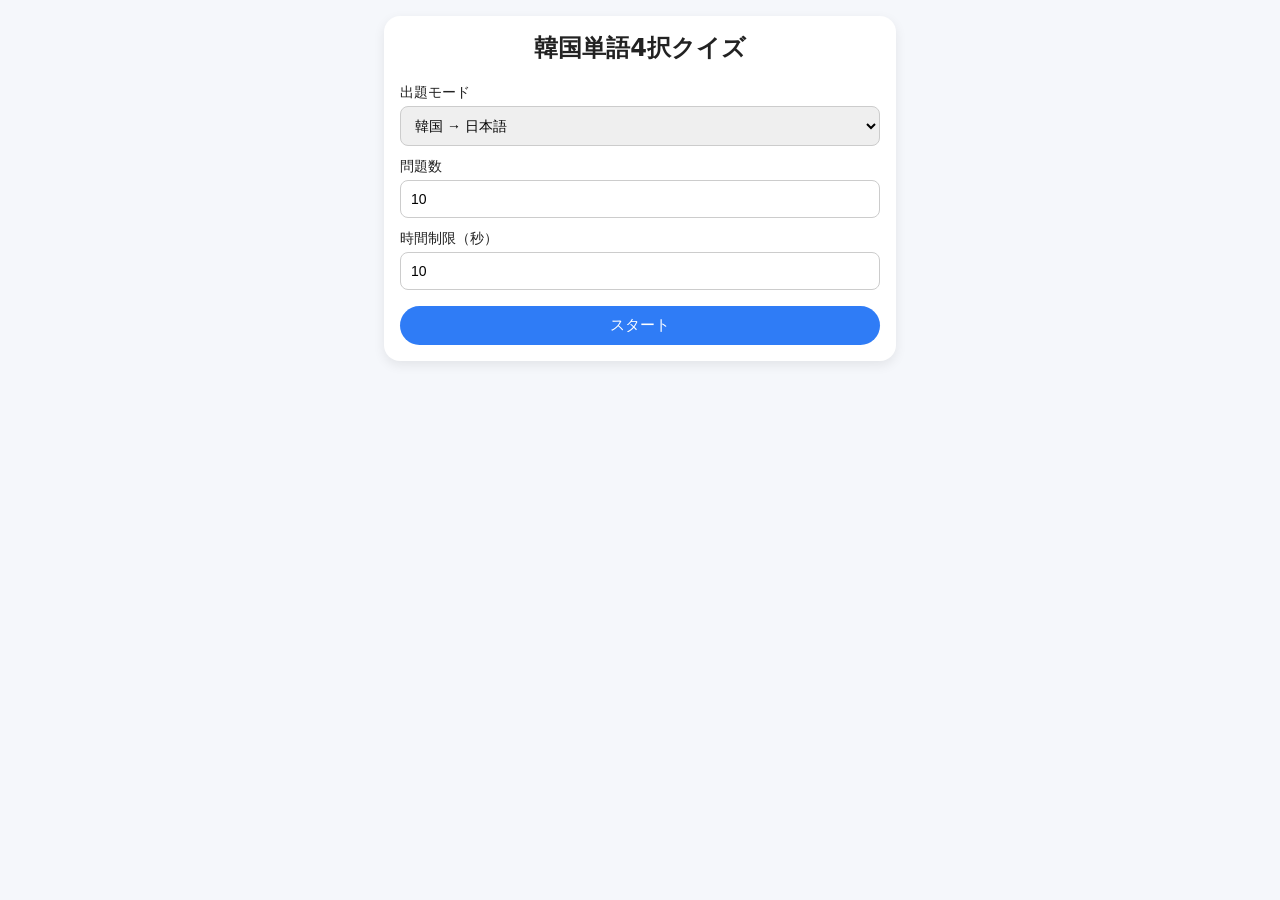
<file: index.html>
<!DOCTYPE html>
<html lang="ja">
<head>
  <meta charset="UTF-8">

   <meta name="viewport" content="width=device-width, initial-scale=1.0">

  <!-- ★ iPhoneでホーム画面追加できる設定（③ここ） -->
  <meta name="apple-mobile-web-app-capable" content="yes">
  <meta name="apple-mobile-web-app-status-bar-style" content="default">
  <link rel="apple-touch-icon" href="icon.png">
  
  <title>英単語4択クイズ</title>
  <link rel="stylesheet" href="style.css">
</head>
<body>

  <!-- スタート画面 -->
  <div id="settingsArea" class="card">
    <h2>韓国単語4択クイズ</h2>

    <label>出題モード</label>
    <select id="mode">
      <option value="en_to_jp">韓国 → 日本語</option>
      <option value="jp_to_en">日本語 →韓国</option>
    </select>

    <label>問題数</label>
    <input type="number" id="questionCount" value="10" min="1" max="100">

    <label>時間制限（秒）</label>
    <input type="number" id="timeLimit" value="10" min="3" max="60">

    <button class="start-btn" onclick="startQuiz()">スタート</button>
  </div>

  <!-- 進行状況 -->
  <div id="progressArea" class="info" style="display:none;">
    <span id="timer">残り時間: 0秒</span>
    <span id="nowNum">0</span> / <span id="totalNum">0</span>
  </div>

  <!-- 問題画面 -->
  <div id="quizArea" class="card" style="display:none;">
    <h3 id="questionTitle">問題</h3>
    <div id="question" class="question-text"></div>
    <div id="choices"></div>

    <div id="judge"></div>

    <button id="nextBtn" class="next-btn" style="display:none;" onclick="goNext()">次へ</button>
  </div>

  <!-- 結果画面 -->
  <div id="resultArea" class="card" style="display:none;"></div>

  <script src="app.js"></script>
</body>
</html>
</file>
<file: style.css>
/* 全体レイアウト */
body {
  font-family: system-ui, -apple-system, BlinkMacSystemFont, "Segoe UI", sans-serif;
  margin: 0;
  padding: 0;
  background: #f5f7fb;
  color: #222;
}

/* カード共通 */
.card {
  max-width: 480px;
  margin: 16px auto;
  padding: 16px;
  background: #ffffff;
  border-radius: 16px;
  box-shadow: 0 4px 12px rgba(0, 0, 0, 0.08);
}

/* タイトル */
h2, h3 {
  margin-top: 0;
  text-align: center;
}

/* ラベル・入力 */
label {
  display: block;
  margin-top: 12px;
  font-size: 14px;
}

input[type="number"],
select {
  width: 100%;
  padding: 10px;
  margin-top: 4px;
  border-radius: 8px;
  border: 1px solid #ccc;
  font-size: 14px;
  box-sizing: border-box;
}

/* ボタン */
button {
  cursor: pointer;
  border: none;
  border-radius: 999px;
  padding: 10px 16px;
  font-size: 15px;
}

.start-btn {
  width: 100%;
  margin-top: 16px;
  background: #2f7cf6;
  color: #fff;
}

.next-btn {
  width: 100%;
  margin-top: 16px;
  background: #4caf50;
  color: #fff;
}

/* 進行状況 */
.info {
  max-width: 480px;
  margin: 0 auto 8px;
  padding: 8px 12px;
  font-size: 14px;
  display: flex;
  justify-content: space-between;
}

/* 問題文 */
.question-text {
  font-size: 20px;
  text-align: center;
  margin: 12px 0 16px;
}

/* 選択肢 */
#choices {
  display: flex;
  flex-direction: column;
  gap: 8px;
}

.choice-btn {
  width: 100%;
  padding: 12px;
  border-radius: 12px;
  border: 1px solid #ddd;
  background: #fafafa;
  text-align: left;
  font-size: 16px;
}

/* 判定表示 */
#judge {
  margin-top: 12px;
  text-align: center;
  font-size: 18px;
  font-weight: bold;
}

.correct {
  color: #4caf50;
}

.wrong {
  color: #f44336;
}

/* 結果画面 */
#resultArea {
  text-align: center;
  font-size: 16px;
}

/* スマホ向け調整 */
@media (max-width: 480px) {
  .card {
    margin: 8px;
    padding: 12px;
  }

  .question-text {
    font-size: 18px;
  }

  .choice-btn {
    font-size: 15px;
    padding: 10px;
  }
}
</file>
